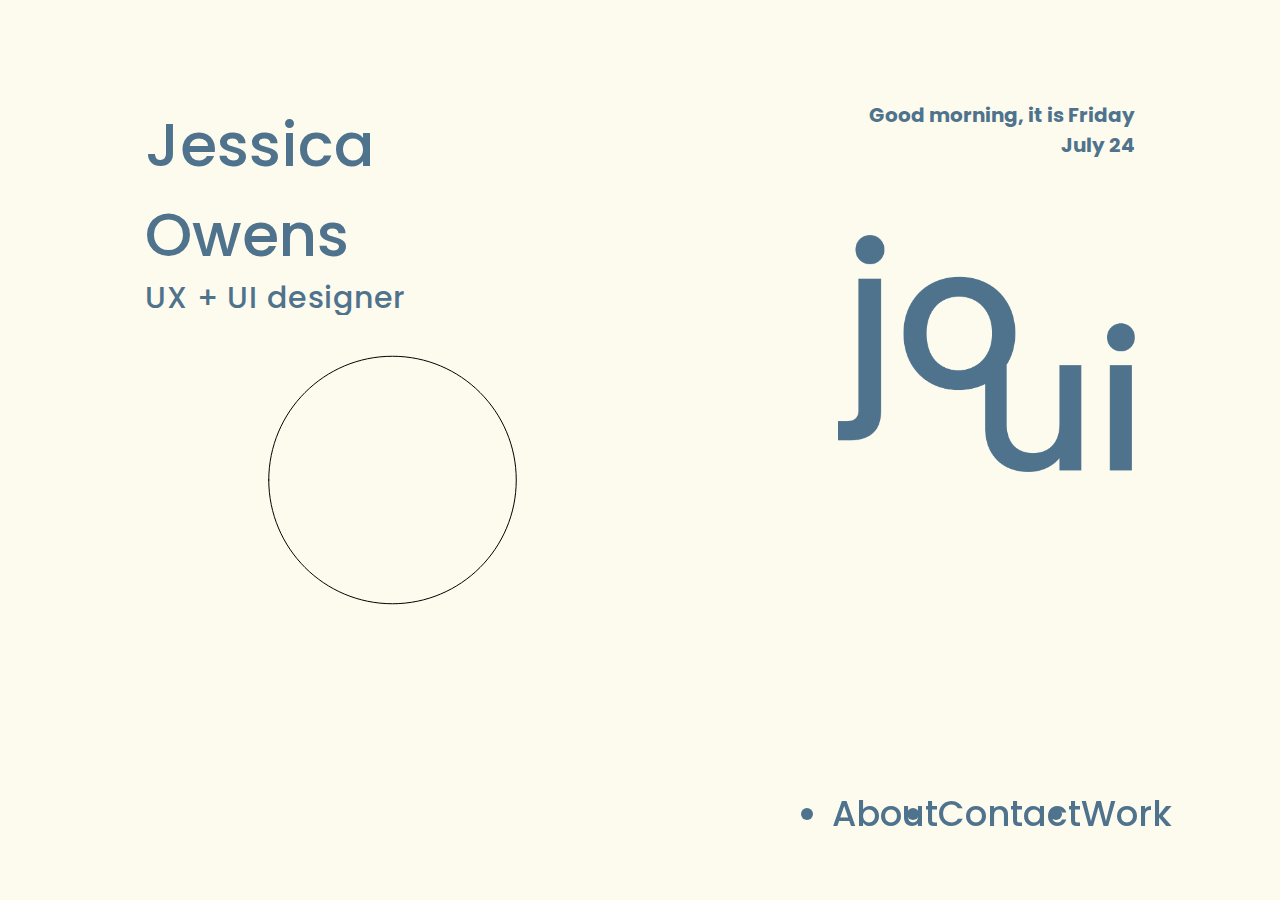
<file: index.html>
<!DOCTYPE html>
<html lang="en">

<head>
    <meta charset="utf-8">

    <!-- Webpage name tag -->
    <title>Jess Owens-Portfolio</title>
    <!-- Reference to style sheet for rendering elements-->
    <link rel="stylesheet" href="app.css">
    <!-- Reference to stylesheet for main elements (body, h1, h2, etc) -->
    <link rel="stylesheet" href="index.css">
    <!-- Website icon next to name tag -->
    <!-- <link rel="shortcut icon" type="image/png" href="Assets/favicon.png"> -->
    <!-- Font link from Google Fonts -->
    <link rel="preconnect" href="https://fonts.gstatic.com">
    <link
        href="https://fonts.googleapis.com/css2?family=Poppins:ital,wght@0,100;0,200;0,300;0,400;0,500;0,600;0,700;0,800;0,900;1,100;1,200;1,300;1,400;1,500;1,600;1,700;1,800;1,900&display=swap"
        rel="stylesheet">
    <!-- Animation Controler GSAP -->
    <script src="https://cdnjs.cloudflare.com/ajax/libs/gsap/3.6.0/gsap.min.js"
        integrity="sha512-1dalHDkG9EtcOmCnoCjiwQ/HEB5SDNqw8d4G2MKoNwjiwMNeBAkudsBCmSlMnXdsH8Bm0mOd3tl/6nL5y0bMaQ=="
        crossorigin="anonymous">
        </script>
    <!-- Reference to P5.js libraries -->
    <script src="Libraries/P5.js/p5.js"></script>
    <script src="Libraries/P5.js/p5.dom.js"></script>
    <script src="Libraries/P5.js/p5.sound.js"></script>
    <script src="Libraries/P5.js/sketch.js"></script>


    <!-- Start of the body of the page -->

<body>
    <div class="main_GridFlex">
        <div class="vertical_grid">
            <div class="grid_cols">
                <div class="animation_Container">
                    <h1 class="animated_elements" style="width: 254px;">
                        Jessica
                        Owens
                    </h1>
                    <h2 class="animated_elements">
                        UX + UI designer
                    </h2>
                </div>
                <div class="Can_sketch" id="Can_sketch"></div>
            </div>

            <div class="grid_cols">
                <div class="deltaTimeCintainet">
                    <h3 class="deltatime" style="text-align: right;">
                        <span id="timeTag"></span>
                        <span id="dayTag"></span>
                        <br>
                        <span id="monthTag"></span>
                    </h3>
                    <div class="animation_Container">
                        <img class="logo_large animated_elements" src="Assets/logo.png" alt="web-content" />
                    </div>
                        <nav class="menu">
                            <ul class="nave_links">
                                <li><a href="About.html">About</a></li>
                                <li><a href="Contact.html">Contact</a></li>
                                <li><a href="Work.html">Work</a></li>
                            </ul>
                        </nav>
                </div>
            </div>
        </div>
    </div>

    <script src="GSAP/GSAP-Animations.js"></script>
    <script src="Controle.js"></script>
</body>

</html>
</file>
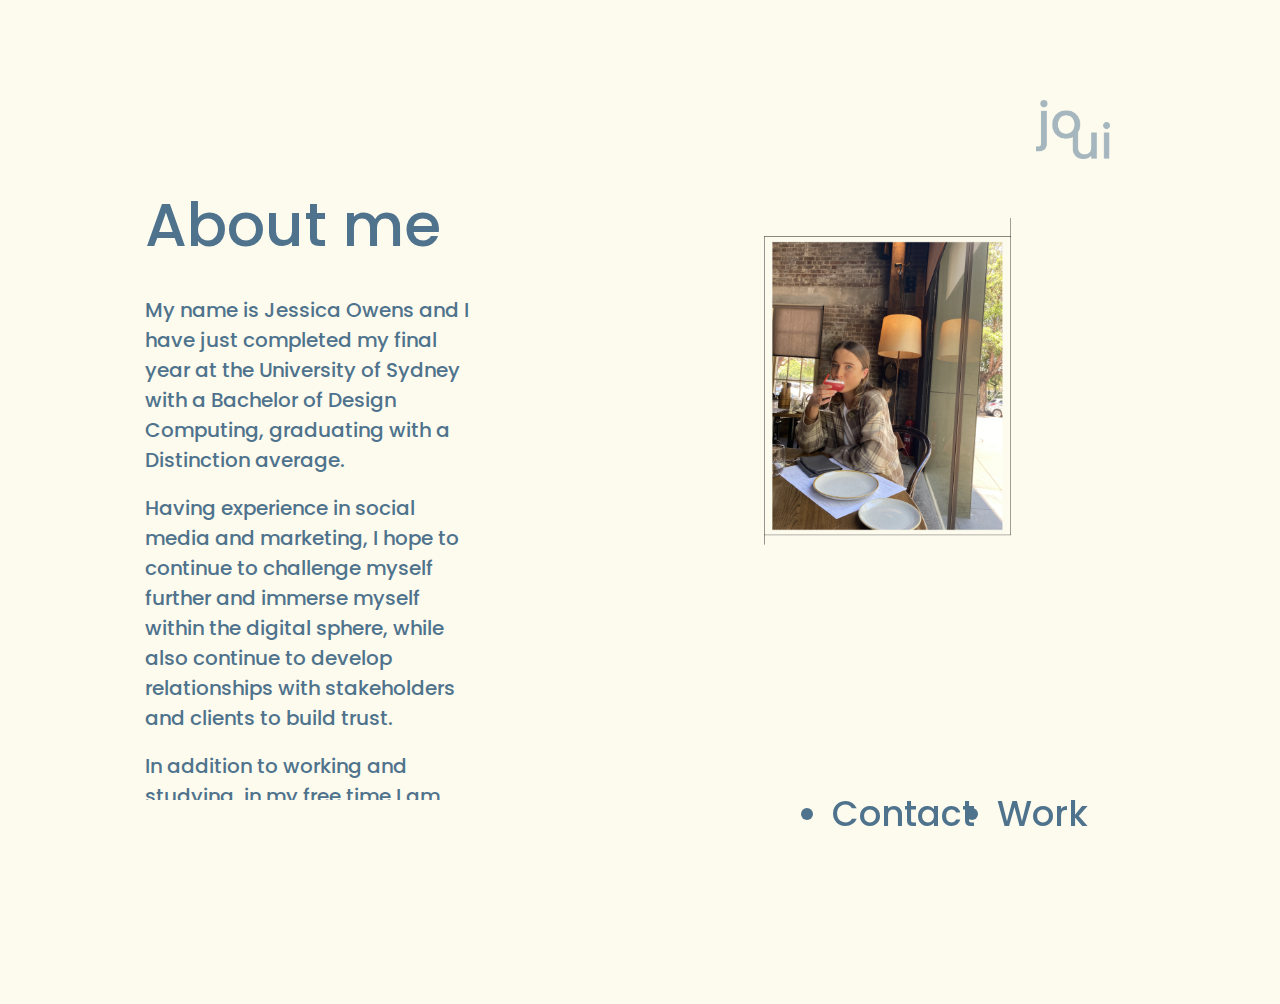
<file: About.html>
<!DOCTYPE html>
<html lang="en">

<head>
    <meta charset="utf-8">

    <!-- Webpage name tag -->
    <title>Jess Owens-Portfolio</title>
    <!-- Reference to style sheet for rendering elements-->
    <link rel="stylesheet" href="app.css">
    <!-- Reference to stylesheet for main elements (body, h1, h2, etc) -->
    <link rel="stylesheet" href="index.css">
    <!-- Website icon next to name tag -->
    <!-- <link rel="shortcut icon" type="image/png" href="Assets/favicon.png"> -->
    <!-- Font link from Google Fonts -->
    <link rel="preconnect" href="https://fonts.gstatic.com">
    <link
        href="https://fonts.googleapis.com/css2?family=Poppins:ital,wght@0,100;0,200;0,300;0,400;0,500;0,600;0,700;0,800;0,900;1,100;1,200;1,300;1,400;1,500;1,600;1,700;1,800;1,900&display=swap"
        rel="stylesheet">
    <!-- Reference to P5.js libraries -->
    <script src="Libraries/P5.js/p5.js"></script>
    <script src="Libraries/P5.js/p5.dom.js"></script>
    <script src="Libraries/P5.js/p5.sound.js"></script>
    <script src="Libraries/P5.js/sketch.js"></script>


    <!-- Start of the body of the page -->

<body>
    <div class="main_GridFlex">
        <div class="vertical_grid">
            <div class="grid_cols" style="padding-top: 80px; padding-right: 160px; padding-bottom: 90px;">
                <h1>
                    About me
                </h1>
                <div class="paragraphContainer">
                    <p style="margin-top: 25px;">My name is Jessica Owens and I have just completed my final year at
                        the University of Sydney with a Bachelor of Design Computing, graduating
                        with a Distinction average.
                    </p>
                    <br>
                    <p>
                        Having experience in social media and marketing, I hope to continue
                        to challenge myself further and immerse myself within the digital
                        sphere, while also continue to develop relationships with stakeholders
                        and clients to build trust.
                    </p>
                    <br>
                    <p>
                        In addition to working and studying, in my free time I am also a
                        freelancer. As a freelancer, I have worked on [explain a few of the
                        tasks/jobs here]. This has enabled me to build my own personal brand
                        and put into practice everything I learnt during my degree.
                    </p>
                </div>
            </div>

            <div class="grid_cols">
                <img class="logo_large" src="Assets/logo.png" alt="web-content"
                    style="width: 15%; opacity: .5; margin-left: 80%; margin-top: 0px;" />
                <div class="about_imageContainer">
                </div>
                <nav class="menu" style="margin-top: 25px;">
                    <ul class="nave_links">
                        <!-- <li>About</li> -->
                        <li>Contact</li>
                        <li><a href="Work.html">Work</a></li>
                    </ul>
                </nav>
            </div>
        </div>
    </div>

    <script src="Controle.js"></script>
</body>

</html>
</file>
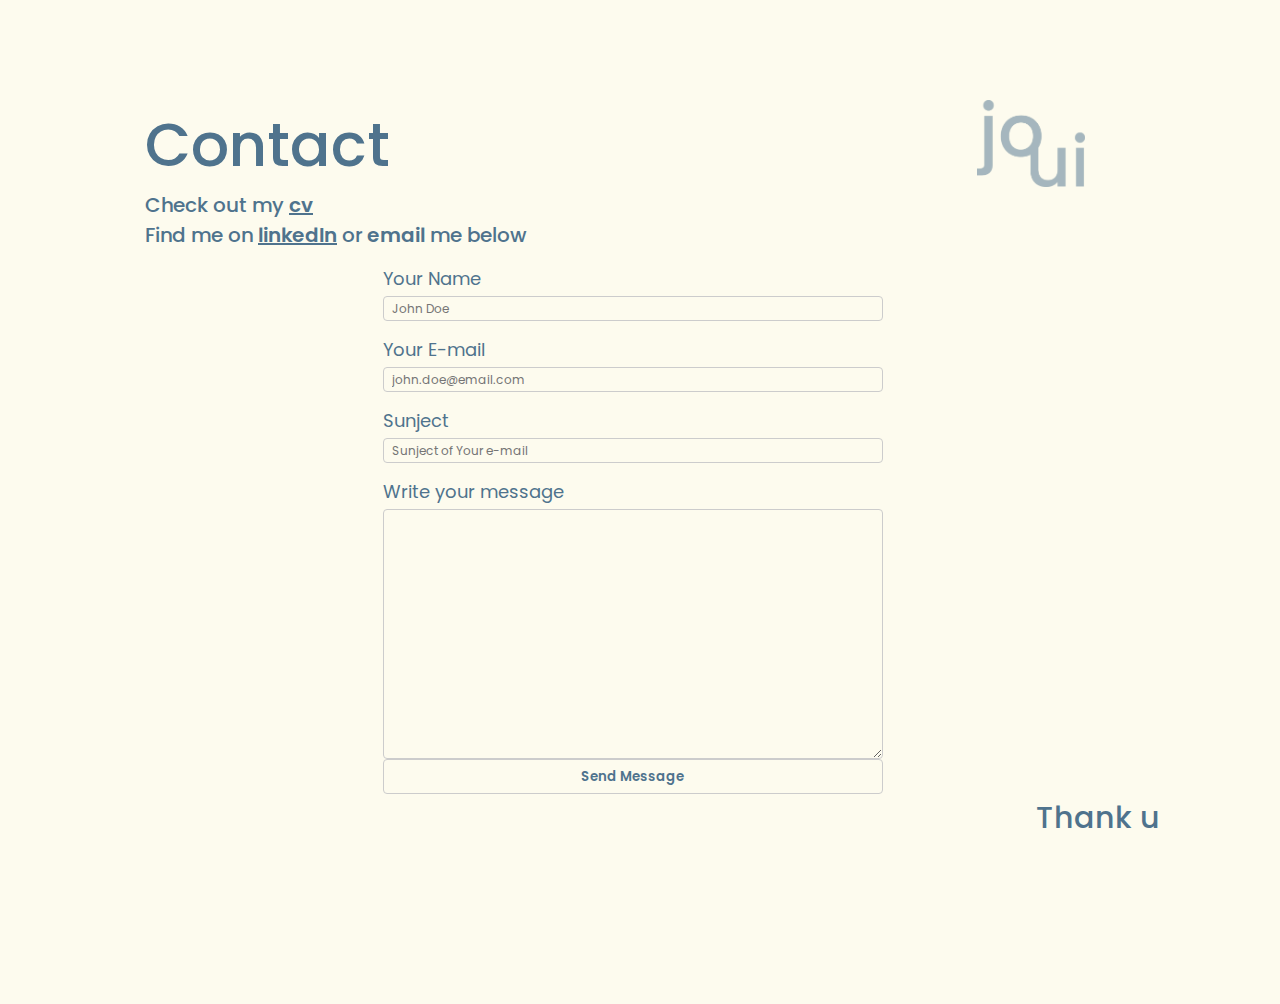
<file: Contact.html>
<!DOCTYPE html>
<html lang="en">

<head>
  <meta charset="utf-8">

  <!-- Webpage name tag -->
  <title>Jess Owens-Portfolio</title>
  <!-- Reference to style sheet for rendering elements-->
  <link rel="stylesheet" href="app.css">
  <!-- Reference to stylesheet for main elements (body, h1, h2, etc) -->
  <link rel="stylesheet" href="index.css">

  <link rel="stylesheet" href="Contact.css">
  <!-- Website icon next to name tag -->
  <!-- <link rel="shortcut icon" type="image/png" href="Assets/favicon.png"> -->
  <!-- Font link from Google Fonts -->
  <link rel="preconnect" href="https://fonts.gstatic.com">
  <link
    href="https://fonts.googleapis.com/css2?family=Poppins:ital,wght@0,100;0,200;0,300;0,400;0,500;0,600;0,700;0,800;0,900;1,100;1,200;1,300;1,400;1,500;1,600;1,700;1,800;1,900&display=swap"
    rel="stylesheet">
  <!-- Animation Controler GSAP -->
  <script src="https://cdnjs.cloudflare.com/ajax/libs/gsap/3.6.0/gsap.min.js"
    integrity="sha512-1dalHDkG9EtcOmCnoCjiwQ/HEB5SDNqw8d4G2MKoNwjiwMNeBAkudsBCmSlMnXdsH8Bm0mOd3tl/6nL5y0bMaQ=="
    crossorigin="anonymous">
    </script>
  <!-- Reference to P5.js libraries -->
  <script src="Libraries/P5.js/p5.js"></script>
  <script src="Libraries/P5.js/p5.dom.js"></script>
  <script src="Libraries/P5.js/p5.sound.js"></script>
  <script src="Libraries/P5.js/sketch.js"></script>


  <!-- Start of the body of the page -->

<body>
  <div class="main_GridFlex">
    <div class="vertical_grid" style="grid-template-columns: 80% 20%;">
      <div class="grid_cols">
        <h1>Contact</h1>
        <p>Check out my <a href="" class="Bold_Span">cv</a></p>
        <p>Find me on <a href="" class="Bold_Span">linkedIn</a> or <span style="font-weight: 600;">email</span> me below
        </p>
        <form action="contact.php" method="post" style="margin-left: 30%;">
          <div class="elem-group">
            <label for="name">Your Name</label>
            <input type="text" id="name" name="visitor_name" placeholder="John Doe" pattern=[A-Z\sa-z]{3,20} required>
          </div>
          <div class="elem-group">
            <label for="email">Your E-mail</label>
            <input type="email" id="email" name="visitor_email" placeholder="john.doe@email.com" required>
          </div>
          <div class="elem-group">
            <label for="title">Sunject</label>
            <input type="text" id="title" name="email_title" required placeholder="Sunject of Your e-mail"
              pattern=[A-Za-z0-9\s]{8,60}>
          </div>
          <div class="elem-group">
            <label for="message">Write your message</label>
            <textarea id="message" name="visitor_message" placeholder="Content of your e-mail." required>
            </textarea>
            <br>
            <button type="submit" class="form_button">Send Message</button>
          </div>
        </form>
      </div>

      <div class="grid_cols">
        <a href="index.html"><img class="logo_large" src="Assets/logo.png" alt="web-content"
          style="width: 55%; opacity: .5; margin-left: 20%; margin-top: 0px;" /></a>
      </div>
    </div>
    <div class="animate" style="width: 130px; position: relative; left: 90%;">
      <h2>Thank u</h2>
  </div>
  </div>
</body>

</html>
</file>
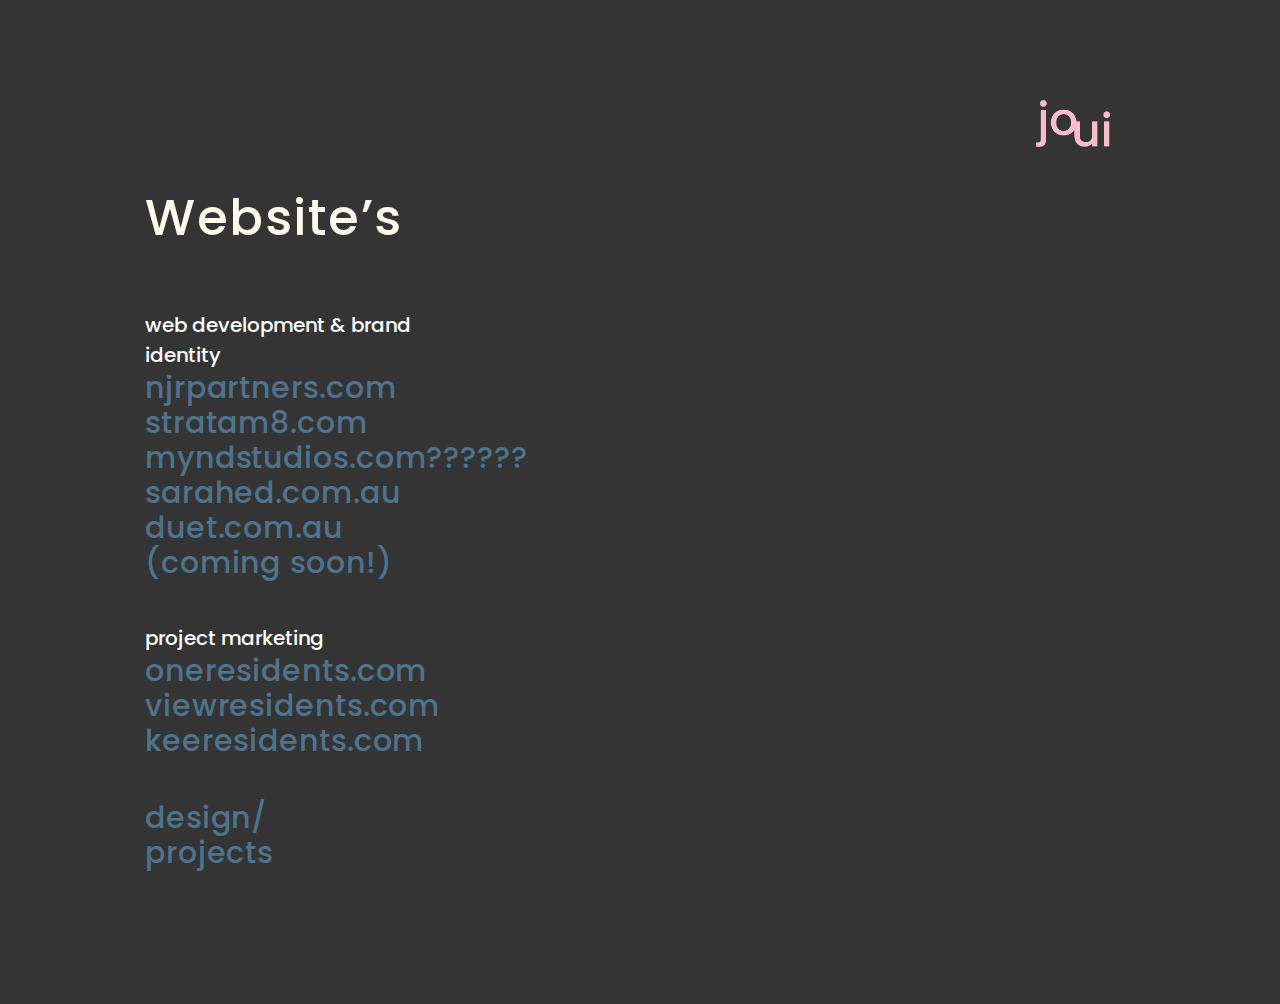
<file: Work.html>
<!DOCTYPE html>
<html lang="en">

<head>
    <meta charset="utf-8">

    <!-- Webpage name tag -->
    <title>Jess Owens-Portfolio</title>
    <!-- Reference to style sheet for rendering elements-->
    <link rel="stylesheet" href="app.css">
    <!-- Reference to stylesheet for main elements (body, h1, h2, etc) -->
    <link rel="stylesheet" href="index.css">
    <!-- Website icon next to name tag -->
    <!-- <link rel="shortcut icon" type="image/png" href="Assets/favicon.png"> -->
    <!-- Font link from Google Fonts -->
    <link rel="preconnect" href="https://fonts.gstatic.com">
    <link
        href="https://fonts.googleapis.com/css2?family=Poppins:ital,wght@0,100;0,200;0,300;0,400;0,500;0,600;0,700;0,800;0,900;1,100;1,200;1,300;1,400;1,500;1,600;1,700;1,800;1,900&display=swap"
        rel="stylesheet">
    <!-- Animation Controler GSAP -->
    <script src="https://cdnjs.cloudflare.com/ajax/libs/gsap/3.6.0/gsap.min.js"
        integrity="sha512-1dalHDkG9EtcOmCnoCjiwQ/HEB5SDNqw8d4G2MKoNwjiwMNeBAkudsBCmSlMnXdsH8Bm0mOd3tl/6nL5y0bMaQ=="
        crossorigin="anonymous">
        </script>
    <!-- Reference to P5.js libraries -->
    <script src="Libraries/P5.js/p5.js"></script>
    <script src="Libraries/P5.js/p5.dom.js"></script>
    <script src="Libraries/P5.js/p5.sound.js"></script>
    <script src="Libraries/P5.js/sketch.js"></script>


    <!-- Start of the body of the page -->

<body style="background-color: #343434; overflow: hidden;;">
    <div class="main_GridFlex">
        <div class="vertical_grid">
            <div class="grid_cols" style="padding-top: 80px; padding-right: 160px; padding-bottom: 90px;">
                <h2 style="font-weight: 500;
                font-size: 50px;
                line-height: 75px;
                
                color: #FDFBEE;">Website’s</h2>
                <p style="margin-top: 55px; font-weight: 500;
                font-size: 20px;
                line-height: 30px;
                color: white">
                    web development & brand identity
                </p>
                <h2 class="work_labales"><a href="https://www.njrpartners.com">njrpartners.com</a></h2>
                <h2 class="work_labales"><a href="https://www.stratam8.com">stratam8.com</a></h2>
                <h2 class="work_labales"><a href="http://www.myndstudios.com">myndstudios.com??????</a></h2>
                <h2 class="work_labales"><a href="https://www.sarahed.com.au">sarahed.com.au</a></h2>
                <h2 class="work_labales">duet.com.au (coming soon!)</h2>
                <br>
                <p style="margin-top: 25px; font-weight: 500;
                font-size: 20px;
                line-height: 30px;
                color: white">project marketing</p>
                <h2 class="work_labales"><a href="https://www.oneresidents.com">oneresidents.com</a></h2>
                <h2 class="work_labales"><a href="https://www.viewresidents.com">viewresidents.com</a></h2>
                <h2 class="work_labales"><a href="https://www.keeresidents.com">keeresidents.com</a></h2>
            </div>


            <div class="grid_cols">
                <a href="index.html"><img class="logo_large" src="Assets/small-logo-pink.png" alt="web-content"
                    style="width: 15%; opacity: 1; margin-left: 80%; margin-top: 0px;" /></a>
            </div>
        </div>
        <div class="animate">
            <h2 style="width: 150px; height: 150px;">
                design/
                projects</h2>
        </div>
    </div>

    <script>
        const tl = gsap.timeline({ defaults: { ease: "power1.out" } });
        tl.to(".animate", { x: '90%', duration: 1, delay: .8 });
    </script>
</body>

</html>
</file>
<file: app.css>
.main_GridFlex {
    box-sizing: border-box;
    width: 100vw;
    height: 100vh;
    padding: 100px 145px;
}

.vertical_grid {
    width: 100%;
    height: 100%;
    display: grid;
    grid-template-columns: 50% 50%;
}

.grid_cols {
    box-sizing: border-box;
    border: 1px red;
    overflow-y: hidden;
}

.logo_large {
    width: 60%;
    margin-top: 75px;
    margin-left: 40%;
}

.menu{
    box-sizing: border-box;
}
.nave_links {
    position: fixed;
    bottom: 60px;
    width: 20%;
    left: 65%;
    margin-top: 55px;
    display: flex;
    align-items: center;
    justify-content: space-between;
    font-style: normal;
    font-weight: 500;
    font-size: 35px;
    line-height: 52px;
    color: #4F738D;
}

.paragraphContainer{
    height: 100%;
    overflow-y: scroll;
}

.about_imageContainer{
    position: relative ;
    width: 50%;
    height: 600px;
    max-height: 100%;
    margin-left: auto;
    margin-right: auto;
    margin-top: 55px;
    background-image: url("Assets/About_Image.png");
    background-size: contain;
    background-repeat: no-repeat;
}
</file>
<file: index.css>
* {
    margin: 0px;
    padding: 0px;
}

body {
    background-color: #FDFBEE;
    overflow-y: hidden;
}

h1, h2, h3, h4, h5, ul, ol, li, a, p {
    font-family: 'Poppins', sans-serif;
}

a {
    text-decoration: none;
    color: inherit;
}

h1 {
    font-style: normal;
    font-weight: 500;
    font-size: 60px;
    line-height: 90px;
    color: #4F738D;
}

h2 {
    font-style: normal;
    font-weight: 500;
    font-size: 30px;
    line-height: 35px;
    letter-spacing: 0.03em;
    color: #4F738D;
}

h3 {
    font-style: normal;
    font-weight: bold;
    font-size: 20px;
    line-height: 30px;
    color: #4F738D;
}

p {
    font-style: normal;
    font-weight: 500;
    font-size: 20px;
    line-height: 30px;
    color: #4F738D;
}

::-webkit-scrollbar {
    width: 10px;
}

::-webkit-scrollbar-track {
    background: #FDFBEE;
    border: 1px solid #99A9B4;
    box-sizing: border-box;
    border-radius: 5px;
}

::-webkit-scrollbar-thumb {
    background: #4F738D;
    border: 1px solid #99A9B4;
    box-sizing: border-box;
    border-radius: 5px;
}

::-webkit-scrollbar-thumb:hover {
    background: #555;
}
</file>
<file: Contact.css>
.Bold_Span {
    font-weight: 600;
    text-decoration: underline;
}

.elem-group {
    margin: 15px 0;
}

.form_button {
    position: relative;
    top: -4px;
    width: 500px;
    height: 35px;
    background-color: #FDFBEE;
    border-radius: 4px;
    border: 1px solid #ccc;
    font-family: 'Poppins', sans-serif;
    color: #4F738D;
    font-weight: 600;
}

label {
    font-family: 'Poppins', sans-serif;
    display: block;
    padding-bottom: 4px;
    font-size: 18px;
    color: #4F738D;
}

input, textarea {
    font-family: 'Poppins', sans-serif;
    border-radius: 4px;
    border: 1px solid #ccc;
    box-sizing: border-box;
    font-size: 12px;
    width: 500px;
    padding: 8px;
    height: 25px;
    background-color: #FDFBEE;
}

textarea {
    height: 250px;
}

button:hover {
    border: 2px solid black;
}
</file>
